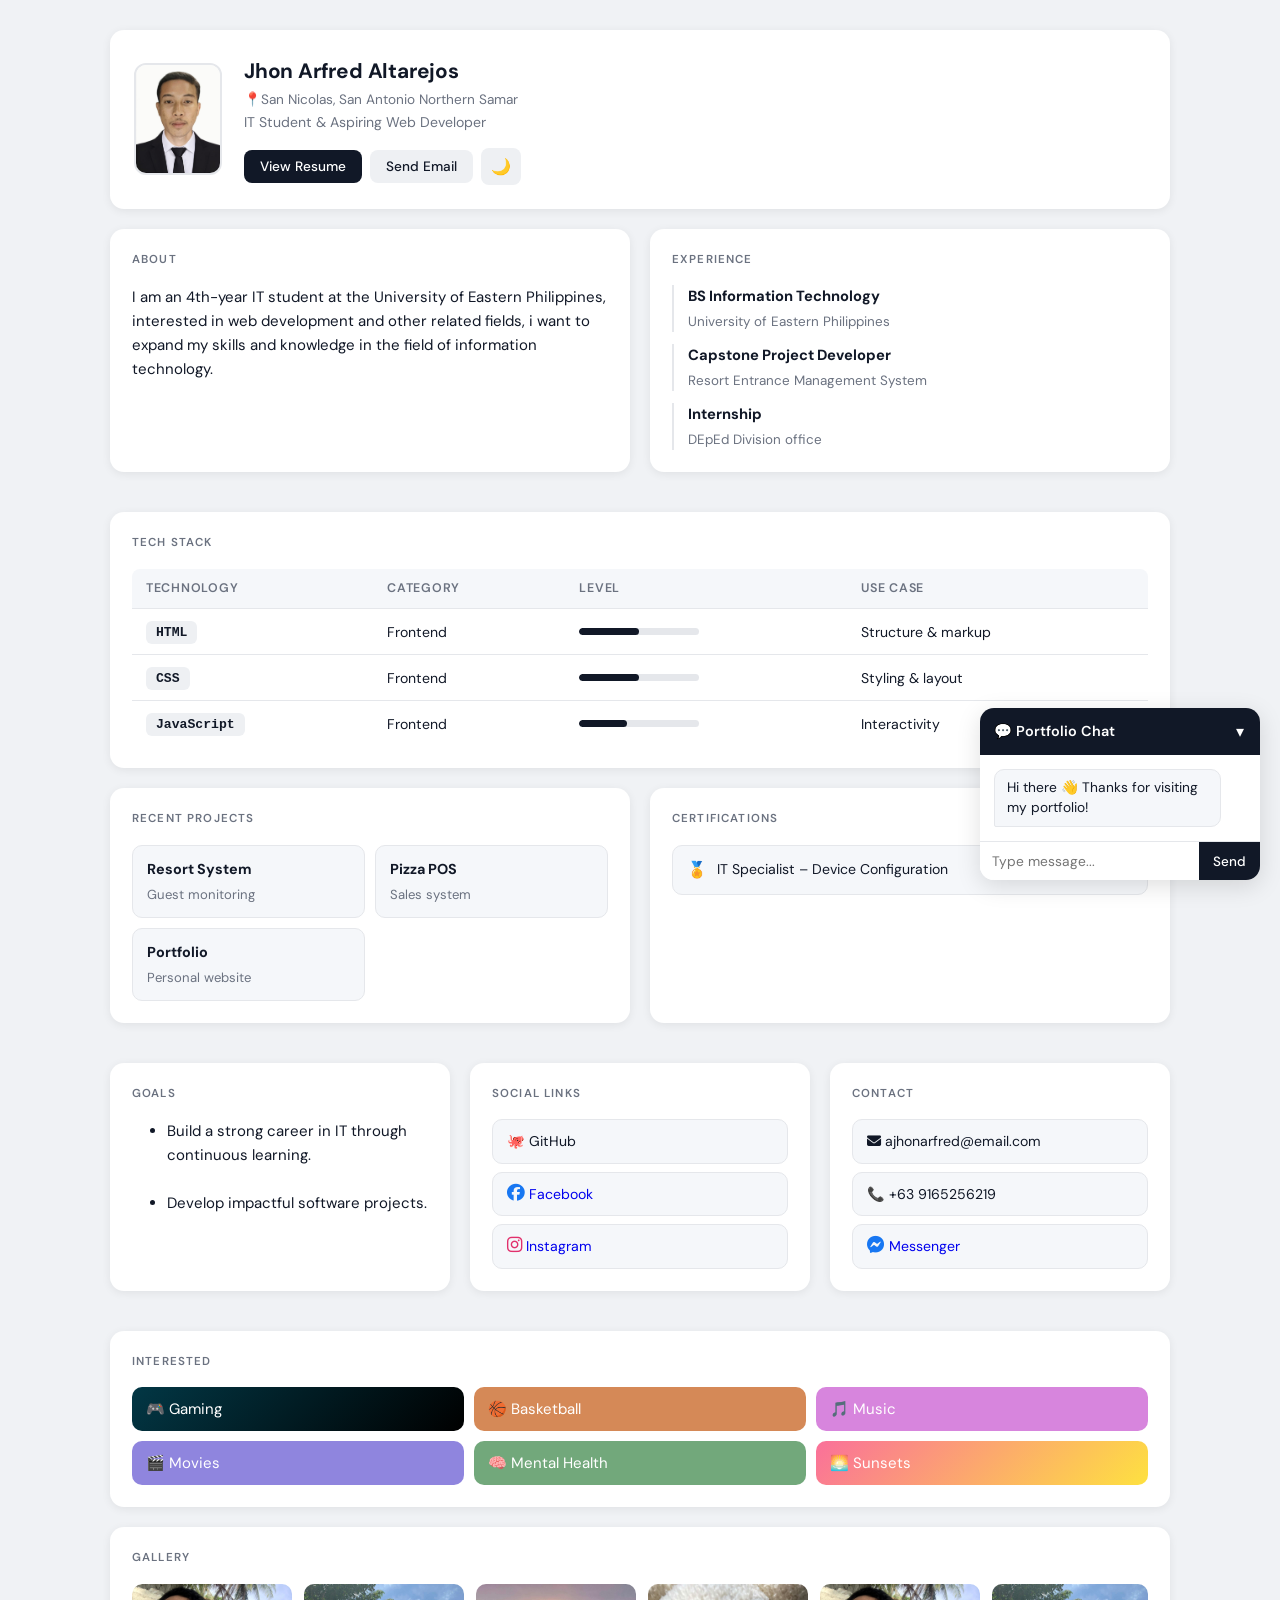
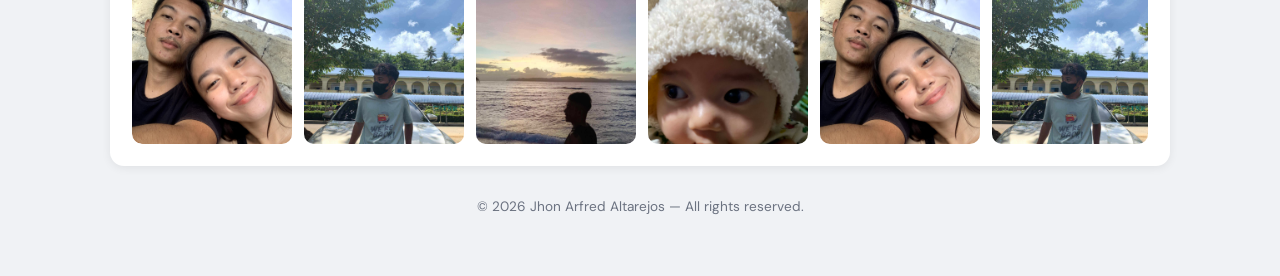
<file: index.html>
<!DOCTYPE html>
<html lang="en">
<head>
<meta charset="UTF-8">
<meta name="viewport" content="width=device-width, initial-scale=1.0">
<link rel="icon" type="image/x-icon" href="Favicon.png">
<link rel="stylesheet" href="https://cdnjs.cloudflare.com/ajax/libs/font-awesome/6.5.0/css/all.min.css">
<link href="https://fonts.googleapis.com/css2?family=DM+Sans:ital,opsz,wght@0,9..40,400;0,9..40,500;0,9..40,600;0,9..40,700;1,9..40,400&display=swap" rel="stylesheet">
<link rel="stylesheet" href="profile.css">
</head>
<body>

<div class="container">

  <!-- PROFILE -->
  <div class="profile">
    <img src="profile.jpg" alt="profile">
    <div class="profile-info">
      <h1>Jhon Arfred Altarejos</h1>
      <p class="location">📍San Nicolas, San Antonio Northern Samar</p>
      <p class="tagline">IT Student &amp; Aspiring Web Developer</p>
      <div class="buttons">
        <a href="resume.pdf" target="_bl  ank">
        <button class="primary">View Resume</button>
       </a>
        <button class="secondary">Send Email</button>
        <button id="darkToggle">🌙</button>
      </div>
    </div>
  </div>

  <!-- ABOUT + EXPERIENCE -->
  <div class="grid grid-2">

    <div class="card">
      <h2>About</h2>
      <p>I am an 4th-year IT student at the University of Eastern Philippines, interested in web development and other related fields, i want to expand my skills and knowledge in the field of information technology.</p>
    </div>

    <div class="card">
      <h2>Experience</h2>
      <div class="timeline">
        <div class="timeline-item">
          <strong>BS Information Technology</strong>
          <p>University of Eastern Philippines</p>
        </div>
        <div class="timeline-item">
          <strong>Capstone Project Developer</strong>
          <p>Resort Entrance Management System</p>
        </div>
        <div class="timeline-item">
          <strong>Internship</strong>
          <p>DEpEd Division office</p>
        </div>
      </div>
    </div>

  </div>

  <!-- TECH STACK TABLE -->
  <div class="card">
    <h2>Tech Stack</h2>
    <table class="tech-table">
      <thead>
        <tr>
          <th>Technology</th>
          <th>Category</th>
          <th>Level</th>
          <th>Use Case</th>
        </tr>
      </thead>
      <tbody>
        <tr>
          <td><span class="tag">HTML</span></td>
          <td>Frontend</td>
          <td><div class="bar"><div style="width:50%"></div></div></td>
          <td>Structure &amp; markup</td>
        </tr>
        <tr>
          <td><span class="tag">CSS</span></td>
          <td>Frontend</td>
          <td><div class="bar"><div style="width:50%"></div></div></td>
          <td>Styling &amp; layout</td>
        </tr>
        <tr>
          <td><span class="tag">JavaScript</span></td>
          <td>Frontend</td>
          <td><div class="bar"><div style="width:40%"></div></div></td>
          <td>Interactivity</td>
        </tr>
      </tbody>
    </table>
  </div>

  <!-- PROJECTS + CERTIFICATIONS -->
  <div class="grid grid-2">

    <div class="card">
      <h2>Recent Projects</h2>
      <div class="projects">
        <div class="project">
          <strong>Resort System</strong>
          <p>Guest monitoring</p>
        </div>
        <div class="project">
          <strong>Pizza POS</strong>
          <p>Sales system</p>
        </div>
        <div class="project">
          <strong>Portfolio</strong>
          <p>Personal website</p>
        </div>
      </div>
    </div>

    <div class="card">
      <h2>Certifications</h2>
      <div class="cert">
        <span class="cert-icon">🏅</span>
        IT Specialist – Device Configuration
      
      </div>
    </div>

  </div>

  <!-- GOALS + SOCIAL + CONTACT -->
  <div class="grid grid-3">

    <div class="Goals card">
      <h2>Goals</h2>
      <ul>
         <li>Build a strong career in IT through continuous learning.</p>
      <br>
      <li>Develop impactful software projects.</p>
    </div>
      </ul> 

    <div class="card social">
      <h2>Social Links</h2>
      <div class="social-item">🐙 GitHub</div>
     <a class="social-item" href="https://www.facebook.com/jhonarfred.altarejos.52" target="_blank">
  <i class="fa-brands fa-facebook" style="color:#1877f2; font-size:1.1rem"></i> Facebook
</a>
      <a class="social-item" href="https://www.instagram.com/super_jpp/" target="_blank"><i class="fa-brands fa-instagram" style="color:#e1306c; font-size:1.1rem"></i> Instagram</a>
    </div>

    <div class="card contact">
      <h2>Contact</h2>
      <div class="contact-item"><i class="fas fa-envelope"></i>  ajhonarfred@email.com</div>
      <div class="contact-item">📞 +63 9165256219</div>
      <a class="contact-item" href="https://www.messenger.com/t/5239518472833965/" target="_blank">
        <i class="fa-brands fa-facebook-messenger" style="color:#1877f2; font-size:1.1rem"></i> Messenger
      </a>
    </div>

  </div>

   <div class="card">
  <h2>Interested</h2>
  <div class="interested-grid">
    <div class="interested-item1">🎮 Gaming</div>
    <div class="interested-item2">🏀 Basketball</div>
    <div class="interested-item3">🎵 Music</div>
    <div class="interested-item4">🎬 Movies</div>
    <div class="interested-item5">🧠 Mental Health</div>
    <div class="interested-item6">🌅 Sunsets</div>
   
  </div>
</div>
  <!-- GALLERY -->
<div class="card">
  <h2>Gallery</h2>
  <div class="gallery-track-wrapper">
    <div class="gallery-track">
      <img src="kinsa ni.jpg" alt="gallery 1">
      <img src="sikot.jpg" alt="gallery 2">
      <img src="sunset.jpg" alt="gallery 3">
      <img src="gab.jpg" alt="gallery 4">
      <!-- duplicate for seamless loop -->
      <img src="kinsa ni.jpg" alt="gallery 1">
      <img src="sikot.jpg" alt="gallery 2">
      <img src="sunset.jpg" alt="gallery 3">
      <img src="gab.jpg" alt="gallery 4">
    </div>
  </div>
</div>

  <footer>
    © 2026 Jhon Arfred Altarejos — All rights reserved.
  </footer>

</div>

<!-- CHAT -->
<div class="chat">
  <div class="chat-header">
    <span>💬 Portfolio Chat</span>
    <button class="chat-toggle" id="chatToggle">▾</button>
  </div>
  <div class="chat-body" id="chatBody">
    <div class="chat-msg">Hi there 👋 Thanks for visiting my portfolio!</div>
  </div>
  <div class="chat-input">
    <input id="chatInput" placeholder="Type message..." autocomplete="off">
    <button id="chatSend">Send</button>
  </div>
</div>

<script src="script.js"></script>
</body>
</html>
</file>
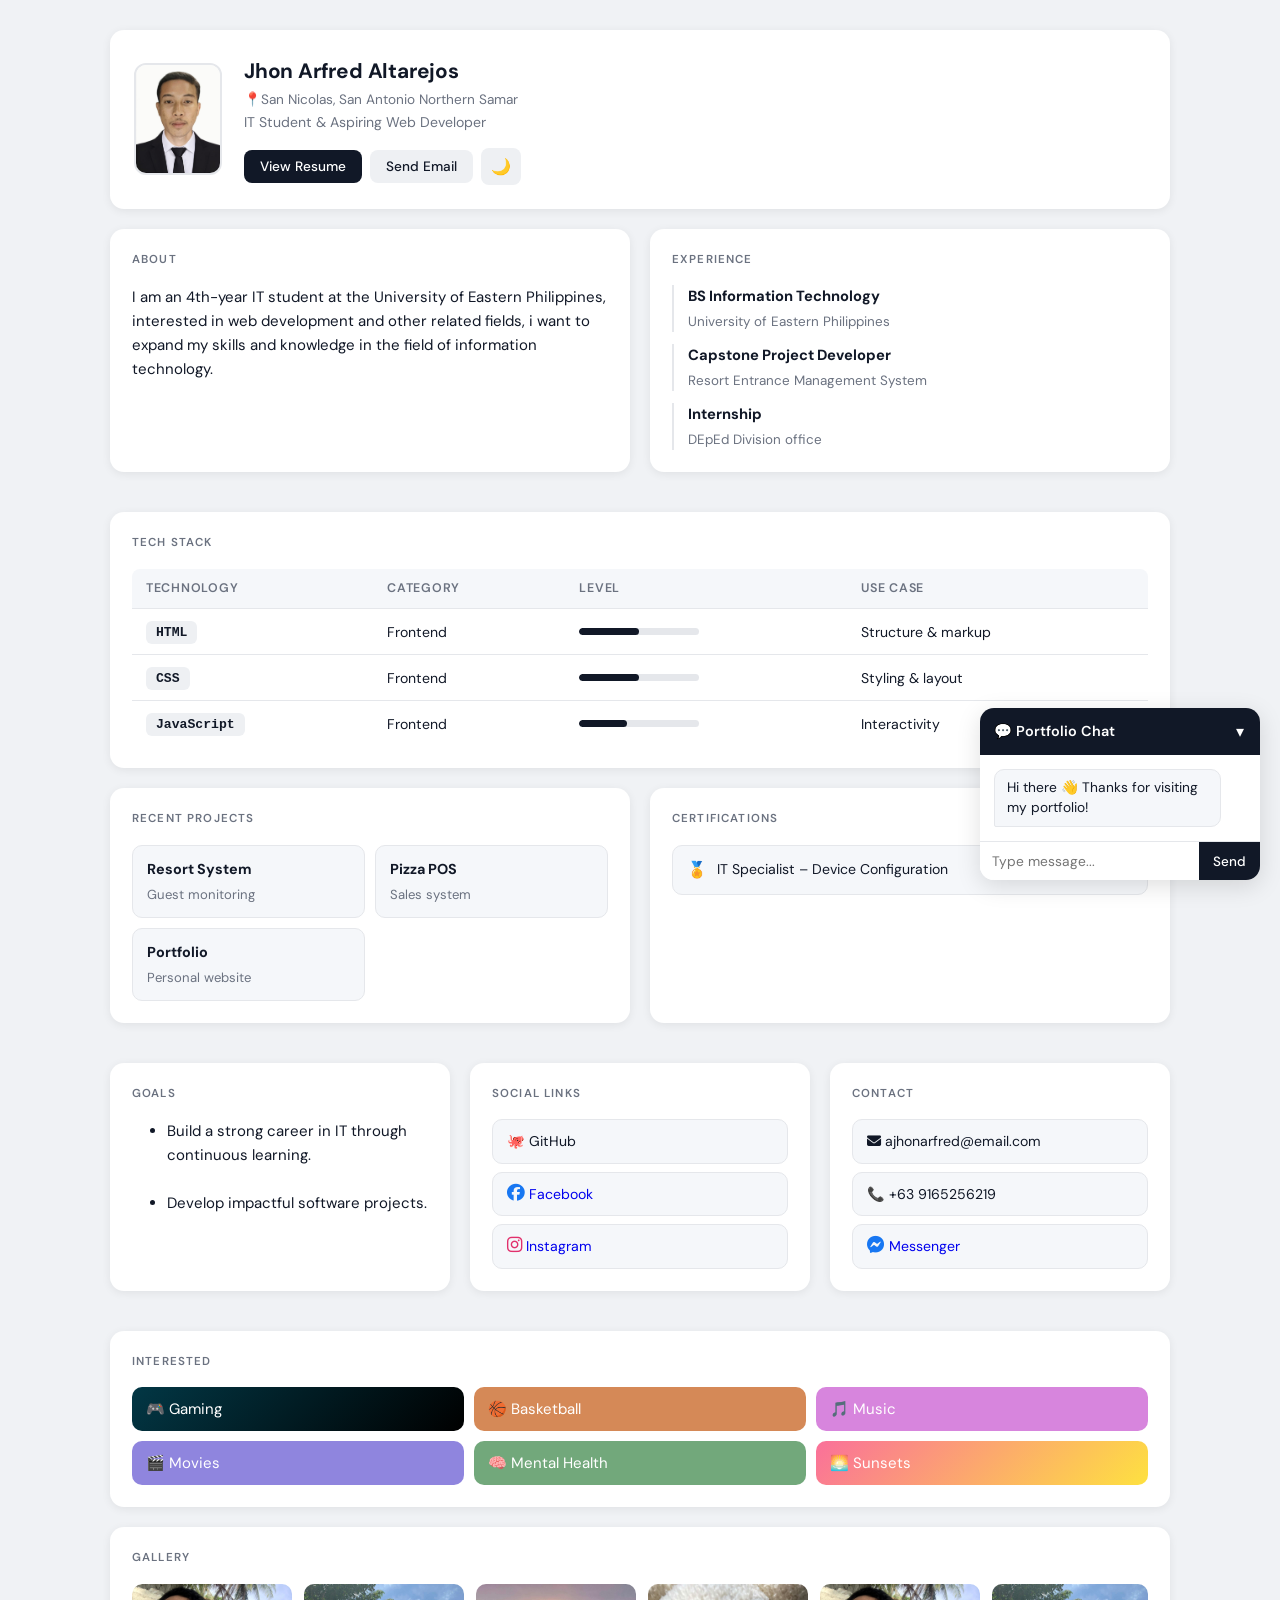
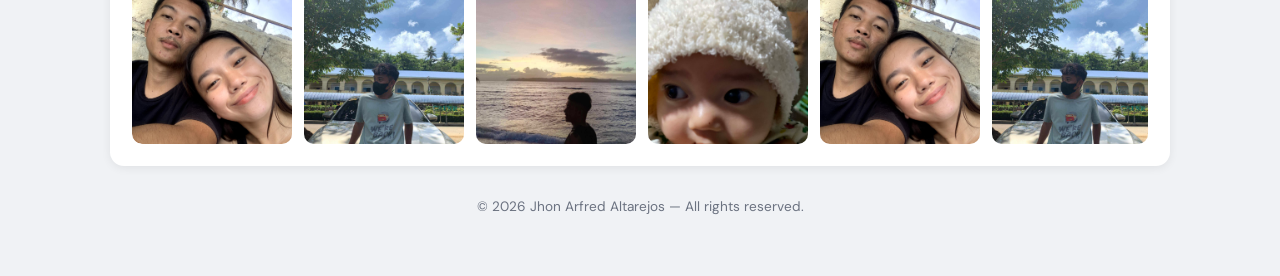
<file: Profile.html>
<!DOCTYPE html>
<html lang="en">
<head>
<meta charset="UTF-8">
<meta name="viewport" content="width=device-width, initial-scale=1.0">
<link rel="icon" type="image/x-icon" href="Favicon.png">
<link rel="stylesheet" href="https://cdnjs.cloudflare.com/ajax/libs/font-awesome/6.5.0/css/all.min.css">
<link href="https://fonts.googleapis.com/css2?family=DM+Sans:ital,opsz,wght@0,9..40,400;0,9..40,500;0,9..40,600;0,9..40,700;1,9..40,400&display=swap" rel="stylesheet">
<link rel="stylesheet" href="profile.css">
</head>
<body>

<div class="container">

  <!-- PROFILE -->
  <div class="profile">
    <img src="profile.jpg" alt="profile">
    <div class="profile-info">
      <h1>Jhon Arfred Altarejos</h1>
      <p class="location">📍San Nicolas, San Antonio Northern Samar</p>
      <p class="tagline">IT Student &amp; Aspiring Web Developer</p>
      <div class="buttons">
        <a href="resume.pdf" target="_bl  ank">
        <button class="primary">View Resume</button>
       </a>
        <button class="secondary">Send Email</button>
        <button id="darkToggle">🌙</button>
      </div>
    </div>
  </div>

  <!-- ABOUT + EXPERIENCE -->
  <div class="grid grid-2">

    <div class="card">
      <h2>About</h2>
      <p>I am an 4th-year IT student at the University of Eastern Philippines, interested in web development and other related fields, i want to expand my skills and knowledge in the field of information technology.</p>
    </div>

    <div class="card">
      <h2>Experience</h2>
      <div class="timeline">
        <div class="timeline-item">
          <strong>BS Information Technology</strong>
          <p>University of Eastern Philippines</p>
        </div>
        <div class="timeline-item">
          <strong>Capstone Project Developer</strong>
          <p>Resort Entrance Management System</p>
        </div>
        <div class="timeline-item">
          <strong>Internship</strong>
          <p>DEpEd Division office</p>
        </div>
      </div>
    </div>

  </div>

  <!-- TECH STACK TABLE -->
  <div class="card">
    <h2>Tech Stack</h2>
    <table class="tech-table">
      <thead>
        <tr>
          <th>Technology</th>
          <th>Category</th>
          <th>Level</th>
          <th>Use Case</th>
        </tr>
      </thead>
      <tbody>
        <tr>
          <td><span class="tag">HTML</span></td>
          <td>Frontend</td>
          <td><div class="bar"><div style="width:50%"></div></div></td>
          <td>Structure &amp; markup</td>
        </tr>
        <tr>
          <td><span class="tag">CSS</span></td>
          <td>Frontend</td>
          <td><div class="bar"><div style="width:50%"></div></div></td>
          <td>Styling &amp; layout</td>
        </tr>
        <tr>
          <td><span class="tag">JavaScript</span></td>
          <td>Frontend</td>
          <td><div class="bar"><div style="width:40%"></div></div></td>
          <td>Interactivity</td>
        </tr>
      </tbody>
    </table>
  </div>

  <!-- PROJECTS + CERTIFICATIONS -->
  <div class="grid grid-2">

    <div class="card">
      <h2>Recent Projects</h2>
      <div class="projects">
        <div class="project">
          <strong>Resort System</strong>
          <p>Guest monitoring</p>
        </div>
        <div class="project">
          <strong>Pizza POS</strong>
          <p>Sales system</p>
        </div>
        <div class="project">
          <strong>Portfolio</strong>
          <p>Personal website</p>
        </div>
      </div>
    </div>

    <div class="card">
      <h2>Certifications</h2>
      <div class="cert">
        <span class="cert-icon">🏅</span>
        IT Specialist – Device Configuration
      
      </div>
    </div>

  </div>

  <!-- GOALS + SOCIAL + CONTACT -->
  <div class="grid grid-3">

    <div class="Goals card">
      <h2>Goals</h2>
      <ul>
         <li>Build a strong career in IT through continuous learning.</p>
      <br>
      <li>Develop impactful software projects.</p>
    </div>
      </ul> 

    <div class="card social">
      <h2>Social Links</h2>
      <div class="social-item">🐙 GitHub</div>
     <a class="social-item" href="https://www.facebook.com/jhonarfred.altarejos.52" target="_blank">
  <i class="fa-brands fa-facebook" style="color:#1877f2; font-size:1.1rem"></i> Facebook
</a>
      <a class="social-item" href="https://www.instagram.com/super_jpp/" target="_blank"><i class="fa-brands fa-instagram" style="color:#e1306c; font-size:1.1rem"></i> Instagram</a>
    </div>

    <div class="card contact">
      <h2>Contact</h2>
      <div class="contact-item"><i class="fas fa-envelope"></i>  ajhonarfred@email.com</div>
      <div class="contact-item">📞 +63 9165256219</div>
      <a class="contact-item" href="https://www.messenger.com/t/5239518472833965/" target="_blank">
        <i class="fa-brands fa-facebook-messenger" style="color:#1877f2; font-size:1.1rem"></i> Messenger
      </a>
    </div>

  </div>

   <div class="card">
  <h2>Interested</h2>
  <div class="interested-grid">
    <div class="interested-item1">🎮 Gaming</div>
    <div class="interested-item2">🏀 Basketball</div>
    <div class="interested-item3">🎵 Music</div>
    <div class="interested-item4">🎬 Movies</div>
    <div class="interested-item5">🧠 Mental Health</div>
    <div class="interested-item6">🌅 Sunsets</div>
   
  </div>
</div>
  <!-- GALLERY -->
<div class="card">
  <h2>Gallery</h2>
  <div class="gallery-track-wrapper">
    <div class="gallery-track">
      <img src="kinsa ni.jpg" alt="gallery 1">
      <img src="sikot.jpg" alt="gallery 2">
      <img src="sunset.jpg" alt="gallery 3">
      <img src="gab.jpg" alt="gallery 4">
      <!-- duplicate for seamless loop -->
      <img src="kinsa ni.jpg" alt="gallery 1">
      <img src="sikot.jpg" alt="gallery 2">
      <img src="sunset.jpg" alt="gallery 3">
      <img src="gab.jpg" alt="gallery 4">
    </div>
  </div>
</div>

  <footer>
    © 2026 Jhon Arfred Altarejos — All rights reserved.
  </footer>

</div>

<!-- CHAT -->
<div class="chat">
  <div class="chat-header">
    <span>💬 Portfolio Chat</span>
    <button class="chat-toggle" id="chatToggle">▾</button>
  </div>
  <div class="chat-body" id="chatBody">
    <div class="chat-msg">Hi there 👋 Thanks for visiting my portfolio!</div>
  </div>
  <div class="chat-input">
    <input id="chatInput" placeholder="Type message..." autocomplete="off">
    <button id="chatSend">Send</button>
  </div>
</div>

<script src="script.js"></script>
</body>
</html>
</file>
<file: profile.css>
*, *::before, *::after {
  margin: 0;
  padding: 0;
  box-sizing: border-box;
}

:root {
  --bg: #f0f2f5;
  --surface: #ffffff;
  --surface2: #f5f7fa;
  --text: #111827;
  --muted: #6b7280;
  --border: #e5e7eb;
  --accent: #111827;
  --accent-hover: #374151;
  --tag-bg: #eef0f3;
  --shadow: 0 2px 10px rgba(0,0,0,0.07);
  --radius: 14px;
}

body {
  background: var(--bg);
  color: var(--text);
  font-family: 'DM Sans', Arial, sans-serif;
  font-size: 15px;
  line-height: 1.6;
  transition: background 0.3s, color 0.3s;
}

.container {
  max-width: 1100px;
  margin: auto;
  padding: 30px 20px 60px;
}

/* ── PROFILE ── */
.profile {
  display: flex;
  align-items: center;
  gap: 22px;
  background: var(--surface);
  padding: 24px;
  border-radius: var(--radius);
  box-shadow: var(--shadow);
  margin-bottom: 20px;
}

.profile img {
  width: 88px;
  height: px;
  border-radius: 12px;
  object-fit: cover;
  flex-shrink: 0;
  border: 2px solid var(--border);
  /* fallback if image missing */
  background: var(--surface2);
}

.profile-info h1 {
  font-size: 1.3rem;
  font-weight: 700;
  letter-spacing: -0.2px;
}

.profile-info .location {
  color: var(--muted);
  font-size: 0.85rem;
  margin-top: 2px;
}

.profile-info .tagline {
  color: var(--muted);
  font-size: 0.88rem;
  margin-bottom: 14px;
}

.buttons {
  display: flex;
  gap: 8px;
  flex-wrap: wrap;
  align-items: center;
}

.buttons button {
  padding: 8px 16px;
  border: none;
  border-radius: 8px;
  cursor: pointer;
  font-family: inherit;
  font-size: 0.85rem;
  font-weight: 500;
  transition: opacity 0.15s, transform 0.1s;
}

.buttons button:hover { opacity: 0.82; transform: translateY(-1px); }
.buttons button:active { transform: translateY(0); }

.primary { background: var(--accent); color: #fff; }
.secondary { background: var(--tag-bg); color: var(--text); }
#darkToggle { background: var(--tag-bg); padding: 8px 10px; font-size: 1rem; }

/* ── GRIDS ── */
.grid {
  display: grid;
  gap: 20px;
  margin-bottom: 20px;
}

.grid-2 { grid-template-columns: 1fr 1fr; }
.grid-3 { grid-template-columns: 1fr 1fr 1fr; }

/* ── CARD ── */
.card {
  background: var(--surface);
  padding: 22px;
  border-radius: var(--radius);
  box-shadow: var(--shadow);
  margin-bottom: 20px;
}

.card > h2 {
  font-size: 0.72rem;
  font-weight: 600;
  text-transform: uppercase;
  letter-spacing: 0.1em;
  color: var(--muted);
  margin-bottom: 16px;
}

/* ── TIMELINE ── */
.timeline { display: flex; flex-direction: column; gap: 12px; }

.timeline-item {
  border-left: 2px solid var(--border);
  padding-left: 14px;
}

.timeline-item strong { font-size: 0.92rem; display: block; }
.timeline-item p { color: var(--muted); font-size: 0.84rem; margin-top: 2px; }

/* ── TECH TABLE ── */
.tech-table {
  width: 100%;
  border-collapse: collapse;
  font-size: 0.88rem;
}

.tech-table thead th {
  background: var(--surface2);
  padding: 10px 14px;
  text-align: left;
  font-weight: 600;
  font-size: 0.78rem;
  text-transform: uppercase;
  letter-spacing: 0.06em;
  color: var(--muted);
  border-bottom: 1px solid var(--border);
}

.tech-table thead th:first-child { border-radius: 8px 0 0 0; }
.tech-table thead th:last-child  { border-radius: 0 8px 0 0; }

.tech-table tbody tr {
  border-bottom: 1px solid var(--border);
  transition: background 0.15s;
}

.tech-table tbody tr:last-child { border-bottom: none; }
.tech-table tbody tr:hover { background: var(--surface2); }

.tech-table td {
  padding: 11px 14px;
  vertical-align: middle;
}

.tag {
  background: var(--tag-bg);
  padding: 4px 10px;
  border-radius: 6px;
  font-size: 0.82rem;
  font-weight: 600;
  font-family: monospace;
  white-space: nowrap;
}

/* ── PROGRESS BAR ── */
.bar {
  background: var(--border);
  border-radius: 99px;
  height: 7px;
  width: 120px;
  overflow: hidden;
}

.bar div {
  height: 100%;
  background: var(--accent);
  border-radius: 99px;
}

/* ── PROJECTS ── */
.projects {
  display: grid;
  grid-template-columns: 1fr 1fr;
  gap: 10px;
}

.project {
  background: var(--surface2);
  padding: 12px 14px;
  border-radius: 10px;
  border: 1px solid var(--border);
}

.project strong { font-size: 0.9rem; display: block; }
.project p { color: var(--muted); font-size: 0.82rem; margin-top: 3px; }

/* ── CERT ── */
.cert {
  display: flex;
  align-items: center;
  gap: 10px;
  background: var(--surface2);
  padding: 11px 14px;
  border-radius: 10px;
  border: 1px solid var(--border);
  margin-bottom: 8px;
  font-size: 0.88rem;
}

.cert:last-child { margin-bottom: 0; }
.cert-icon { font-size: 1rem; flex-shrink: 0; }

/* ── SOCIAL ── */
.social-item {
  background: var(--surface2);
  padding: 10px 14px;
  border-radius: 10px;
  border: 1px solid var(--border);
  margin-bottom: 8px;
  font-size: 0.88rem;
  cursor: pointer;
  transition:  0.15s;
  display: block;
  text-decoration: none;
}


.social-item:last-child { margin-bottom: 0; }
.social-item:hover { background: var(--tag-bg); }

/* ── CONTACT ── */
.contact-item {
  background: var(--surface2);
  padding: 10px 14px;
  border-radius: 10px;
  border: 1px solid var(--border);
  margin-bottom: 8px;
  font-size: 0.88rem;
  display: block;
  text-decoration: none;
}

.contact-item:last-child { margin-bottom: 0; }

/* ── GALLERY ── */
.gallery {
  display: grid;
  grid-template-columns: repeat(4, 1fr);
  gap: 12px;
  margin-top: 4px;
}

.gallery img {
  width: 100%;
  aspect-ratio: 4/3;
  object-fit: cover;
  border-radius: 10px;
  display: block;
  transition: transform 0.2s, box-shadow 0.2s;
}

.gallery img:hover {
  transform: scale(1.03);
  box-shadow: 0 6px 20px rgba(0,0,0,0.12);
}

/* ── FOOTER ── */
footer {
  text-align: center;
  margin-top: 30px;
  color: var(--muted);
  font-size: 0.85rem;
}

/* ── CHAT ── */
.chat {
  position: fixed;
  bottom: 20px;
  right: 20px;
  width: 280px;
  max-height: calc(100vh - 40px);
  background: var(--surface);
  border-radius: 14px;
  box-shadow: 0 6px 24px rgba(0,0,0,0.13);
  overflow: hidden;
  display: flex;
  flex-direction: column;
  z-index: 999;
}
.Goals ul{
    padding-left: 35px;
}
.interested-grid{
    display: grid;
    grid-template-columns: repeat(3, 1fr);
    gap: 10px;
   
}
.interested-item1{
    padding: 10px 14px;
    border-radius: 10px;
    border: 1px; 
    background: linear-gradient(135deg, #023745, #000000);
    display: block;
    color: white ;
}
.interested-item1:hover {
  box-shadow: 0 6px 16px rgb(3, 7, 64);
  background: linear-gradient(135deg, #034f63, #1a1a1a);
}
.interested-item2{
    padding: 10px 14px;
    border-radius: 10px;
    border: 1px; 
    background:rgba(193, 81, 7, 0.674);
    display: block;
    color: white;
}
.interested-item2:hover {
  box-shadow: 0 6px 16px rgb(135, 82, 2);
  background: linear-gradient(135deg, #a56c1b, #a0650c);
}
.interested-item3{
    padding: 10px 14px;
    border-radius: 10px;
    border: 1px; 
    background:rgba(174, 5, 186, 0.488);
    display: block;
    color: white;
}
.interested-item3:hover {
  box-shadow: 0 6px 16px rgb(174, 5, 186);
  background: linear-gradient(135deg, #b52e9c, #8a0370);
}
.interested-item4{
    padding: 10px 14px;
    border-radius: 10px;
    border: 1px; 
    background :rgba(31, 10, 189, 0.499);
    display: block;
    color: white;
}
.interested-item4:hover {
  box-shadow: 0 6px 16px rgb(31, 10, 189);
  background: linear-gradient(135deg, #3b1fd9, #1f0ab9);
}
.interested-item5{
    padding: 10px 14px;
    border-radius: 10px;
    border: 1px; 
    background:rgba(4, 100, 20, 0.56);
    display: block;
    color: white;
}
.interested-item5:hover {
  box-shadow: 0 6px 16px rgb(4, 100, 20);
  background: linear-gradient(135deg, #2e7d3e, #046414);
}
.interested-item6{
    padding: 10px 14px;
    border-radius: 10px;
    border: 1px; 
    background: linear-gradient(135deg, #fa709a, #fee140);
    display: block;
    color: white;
}
.interested-item6:hover {
  box-shadow: 0 6px 16px rgb(250, 112, 154);
  background: linear-gradient(135deg, #ff7eb9, #fffeac);
} 


.chat-header {
  background: var(--accent);
  color: #fff;
  padding: 12px 14px;
  font-weight: 600;
  font-size: 0.9rem;
  display: flex;
  justify-content: space-between;
  align-items: center;
}

.chat-toggle {
  background: none;
  border: none;
  color: #fff;
  cursor: pointer;
  font-size: 1rem;
  padding: 0 2px;
  line-height: 1;
}

.chat-body {
  padding: 14px;
  min-height: 80px;
  max-height: 140px;
  overflow-y: auto;
  display: flex;
  flex-direction: column;
  gap: 8px;
  font-size: 0.88rem;
  background: var(--surface);
  color: var(--text);
}

.chat-body.collapsed { display: none; }

.chat-msg {
  background: var(--surface2);
  padding: 8px 12px;
  border-radius: 10px 10px 10px 2px;
  max-width: 90%;
  font-size: 0.86rem;
  line-height: 1.45;
  border: 1px solid var(--border);
}

.chat-msg.sent {
  align-self: flex-end;
  background: #111827;
  color: #ffffff;
  border-color: transparent;
  border-radius: 10px 10px 2px 10px;
}

.chat-input {
  display: flex;
  border-top: 1px solid var(--border);
}

.chat-input.collapsed { display: none; }

.chat-input input {
  flex: 1;
  border: none;
  padding: 10px 12px;
  font-family: inherit;
  font-size: 0.86rem;
  background: var(--surface);
  color: var(--text);
  outline: none;
}

.chat-input button {
  border: none;
  background: var(--accent);
  color: #fff;
  padding: 10px 14px;
  cursor: pointer;
  font-family: inherit;
  font-size: 0.84rem;
  font-weight: 500;
  transition: background 0.15s;
}

.chat-input button:hover { background: var(--accent-hover); }

/* ── DARK MODE ── */
body.dark {
  --bg: #0f172a;
  --surface: #1e293b;
  --surface2: #273349;
  --text: #f1f5f9;
  --muted: #94a3b8;
  --border: #334155;
  --accent: #f1f5f9;
  --accent-hover: #cbd5e1;
  --tag-bg: #334155;
  --shadow: 0 2px 10px rgba(0,0,0,0.3);
}
.gallery-track-wrapper {
  overflow: hidden;
  border-radius: 10px;
}

.gallery-track {
  display: flex;
  gap: 12px;
  animation: scroll-gallery 8s linear infinite;
  width: max-content;
}

.gallery-track:hover {
  animation-play-state: paused;
   
}

.gallery-track img {
  width: 160px;
  height: 160px;
  object-fit: cover;
  object-position: top;
  border-radius: 10px;
  flex-shrink: 0;
}

@keyframes scroll-gallery {
  0%   { transform: translateX(0); }
  100% { transform: translateX(-50%); }
}


body.dark .primary { background: #f1f5f9; color: #0f172a; }
body.dark .chat { background: #1e293b; border: 1px solid #334155; }
body.dark .chat-header { background: #0f172a; color: #f1f5f9; }
body.dark .chat-body { background: #1e293b; color: #f1f5f9; }
body.dark .chat-input { background: #1e293b; }
body.dark .chat-input button { background: #475569; color: #f1f5f9; }
body.dark .chat-input button:hover { background: #64748b; }
body.dark .chat-input input { background: #1e293b; color: #f1f5f9; }
body.dark .chat-input input::placeholder { color: #64748b; }
body.dark .chat-msg { background: #273349; color: #f1f5f9; border-color: #334155; }
body.dark .chat-msg.sent { background: #3b82f6; color: #ffffff; border-color: transparent; }
body.dark .bar div { background: #94a3b8; }

/* ── RESPONSIVE ── */
@media (max-width: 768px) {
  .grid-2, .grid-3 { grid-template-columns: 1fr; }

  .gallery { grid-template-columns: repeat(2, 1fr); }

  .profile { flex-direction: column; text-align: center; }
  .buttons { justify-content: center; }

  .container {
    padding-bottom: 120px;
  }

  /* TABLE FIX */
  .tech-table { font-size: 0.78rem; }
  .tech-table th, .tech-table td { padding: 8px 8px; }
  .bar { width: 70px; }

  /* Hide Use Case column on mobile */
  .tech-table th:last-child,
  .tech-table td:last-child { display: none; }

   .chat {
    width: calc(100vw - 30px);
    right: 15px;
    bottom: 10px;
  }

  .chat-body {
    max-height: 100px;
  }
}
@media (max-width: 480px) {
  .projects { grid-template-columns: 1fr; }
  .gallery { grid-template-columns: repeat(2, 1fr); }
}
</file>
